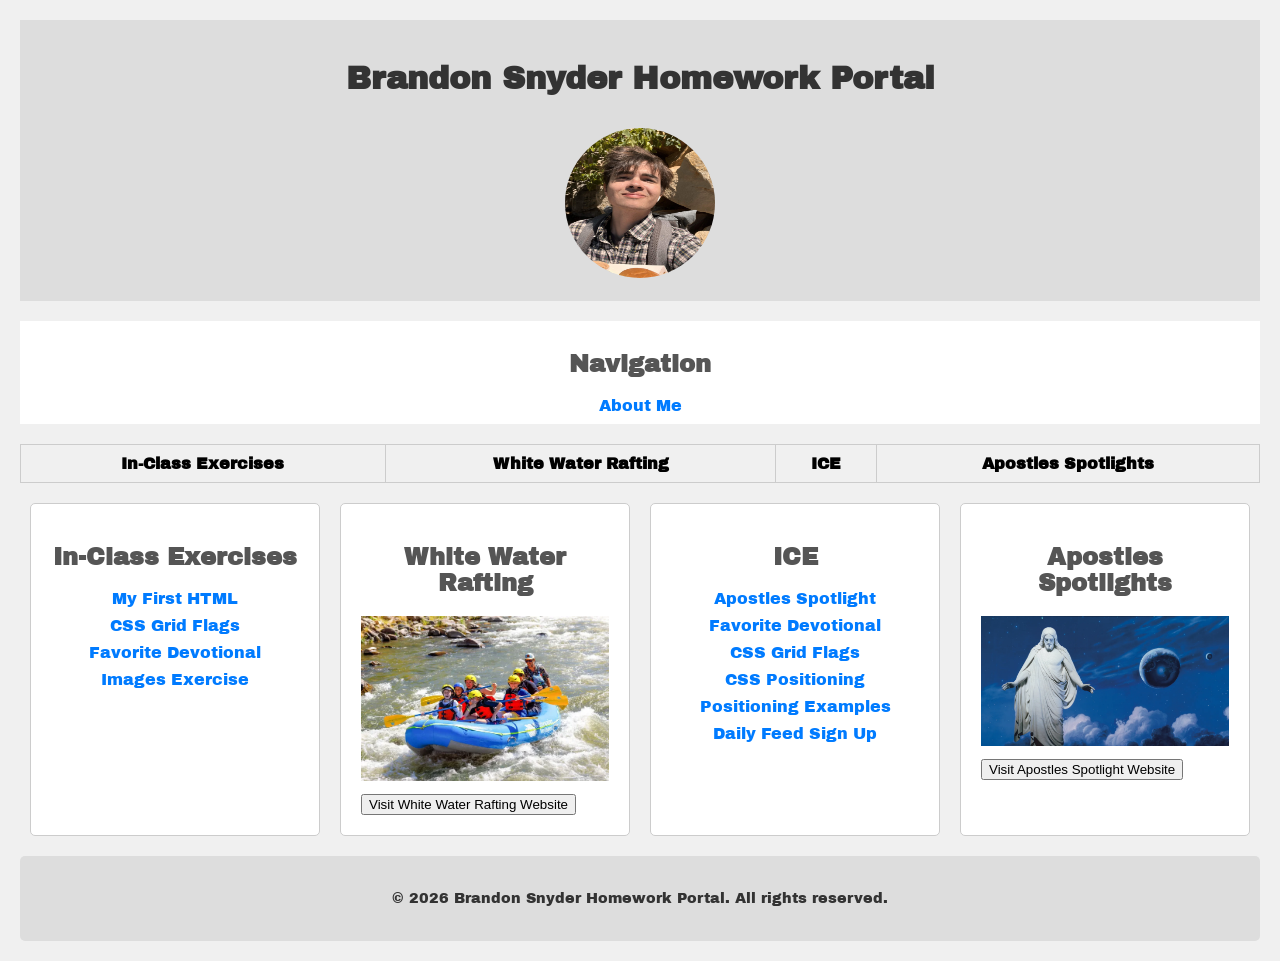
<file: index.html>
<!DOCTYPE html>
<html lang="en">

<head>
    <meta charset="UTF-8">
    <meta name="viewport" content="width=device-width, initial-scale=1.0">
    <title>Homework Portal</title>
    <link rel="stylesheet" href="style.css">
</head>

<body>
    <header class="top-rectangle">
        <h1>Brandon Snyder Homework Portal</h1>
        <img src="pfp.jpg" alt="Profile Picture" class="profile-picture">
    </header>

    <nav>
        <h2>Navigation</h2>
        <a href="aboutme.html">About Me</a>
    </nav>

    <main>
        <table>
            <thead>
                <tr>
                    <th>In-Class Exercises</th>
                    <th>White Water Rafting</th>
                    <th>ICE</th>
                    <th>Apostles Spotlights</th>
                </tr>
            </thead>
        </table>

        <div class="sections-container">
            <section class="section">
                <h2>In-Class Exercises</h2>
                <ul>
                    <li>
                        <a href="in-class-excercises/my-first-html.html">My First HTML</a>
                    </li>
                    <li>
                        <a href="Ice/grid_flags/flags.html">CSS Grid Flags</a>
                    </li>
                    <li>
                        <a href="Ice/favorite_devo/favdevo.html">Favorite Devotional</a>
                    </li>
                    <li>
                        <a href="../images/images.html">Images Exercise</a>
                    </li>
                </ul>
            </section>

            <section class="section">
                <h2>White Water Rafting</h2>
                <img src="rafting.png" alt="Rafting Adventure" class="section-image">
                <form action="../white-water-rafting/Main.html">
                    <button type="submit">Visit White Water Rafting Website</button>
                </form>
            </section>

            <section class="section">
                <h2>ICE</h2>
                <ul>
                    <li>
                        <a href="Ice/apostle_spotlight/apostles.html">Apostles Spotlight</a>
                    </li>
                    <li>
                        <a href="Ice/favorite_devo/favdevo.html">Favorite Devotional</a>
                    </li>
                    <li>
                        <a href="Ice/grid_flags/flags.html">CSS Grid Flags</a>
                    </li>
                    <li>
                        <a href="Ice/positioning/positioning.html">CSS Positioning</a>
                    </li>
                    <li>
                        <a href="Ice/positioning/all_examples.html">Positioning Examples</a>
                    </li>
                    <li>
                        <a href="Ice/signup/signup.html">Daily Feed Sign Up</a>
                    </li>
                </ul>
            </section>

            <section class="section">
                <h2>Apostles Spotlights</h2>
                <img src="apostles.webp" alt="Apostles Spotlight" class="section-image">
                <form action="Ice/apostle_spotlight/apostles.html">
                    <button type="submit">Visit Apostles Spotlight Website</button>
                </form>
            </section>
        </div>
    </main>

    <footer>
        <p>&copy; 2026 Brandon Snyder Homework Portal. All rights reserved.</p>
    </footer>
</body>

</html>
</file>
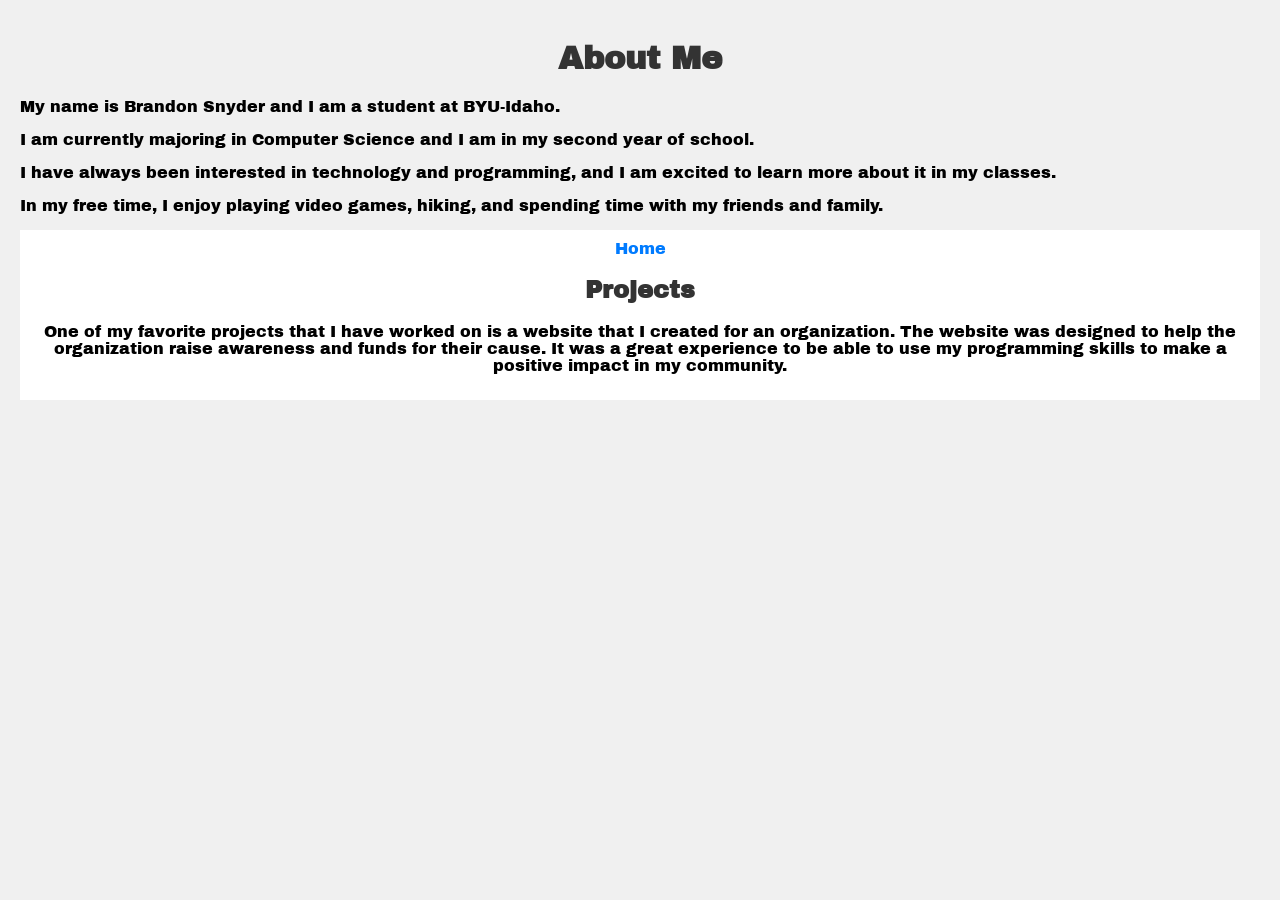
<file: aboutme.html>
<!DOCTYPE html>
<html lang="en">
<head>
    <meta charset="UTF-8">
    <meta name="viewport" content="width=device-width, initial-scale=1.0">
    <title>About Me</title>
    <link rel="stylesheet" href="style.css">
</head>
<h1>About Me</h1>
    <p>My name is Brandon Snyder and I am a student at BYU-Idaho.</p>
    <p>I am currently majoring in Computer Science and I am in my second year of school.</p>
    <p>I have always been interested in technology and programming, and I am excited to learn more about it in my classes.</p>
    <p>In my free time, I enjoy playing video games, hiking, and spending time with my friends and family.</p>
<body>
    <nav>
        <a href="index.html">Home</a>
   <h1>Projects</h1>
    <p>One of my favorite projects that I have worked on is a website that I created for an organization. The website was designed to help the organization raise awareness and funds for their cause. It was a great experience to be able to use my programming skills to make a positive impact in my community.</p> 
</body>
</html>
</file>
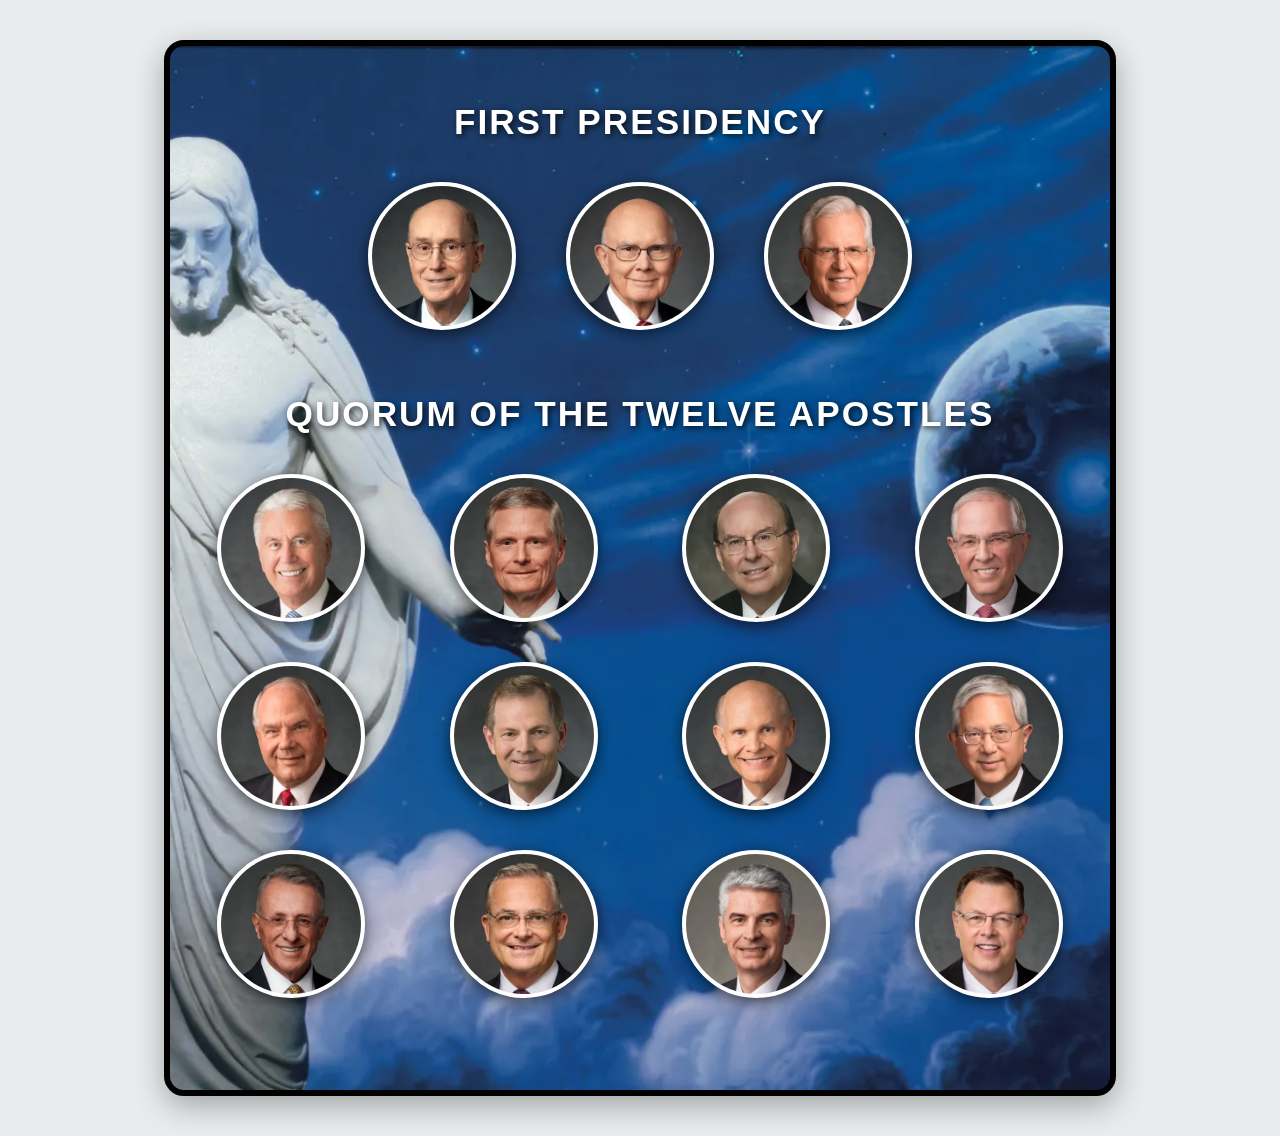
<file: Ice/apostle_spotlight/apostles.html>
<!DOCTYPE html>
<html lang="en">

<head>
    <meta charset="UTF-8">
    <meta name="viewport" content="width=device-width, initial-scale=1.0">
    <title>Apostles Spotlights</title>
    <style>
        body {
            font-family: Arial, sans-serif;
            background-color: #E8ECED;
            margin: 0;
            padding: 40px 20px;
            text-align: center;
        }

        main {
            max-width: 900px;
            margin: 0 auto;
            background-image: url('images/christus.webp');
            background-size: cover;
            background-position: center;
            background-color: #1a2530;
            /* Fallback for the dark starry space */
            border: 6px solid #000000;
            border-radius: 20px;
            padding: 40px 20px 60px;
            box-shadow: 0 10px 30px rgba(0, 0, 0, 0.3);
            color: #FFFFFF;
        }

        h1 {
            font-size: 2.2rem;
            font-weight: bold;
            margin-top: 1rem;
            margin-bottom: 2.5rem;
            color: #FFFFFF;
            text-transform: uppercase;
            letter-spacing: 2px;
            text-shadow: 2px 2px 6px rgba(0, 0, 0, 0.8);
        }

        .fp-grid {
            display: flex;
            justify-content: center;
            gap: 50px;
            margin-bottom: 4rem;
        }

        .q12-grid {
            display: grid;
            grid-template-columns: repeat(4, 1fr);
            gap: 40px 30px;
            margin-bottom: 2rem;
            justify-items: center;
        }

        .card {
            display: block;
            text-decoration: none;
            transition: transform 0.3s ease;
            border-radius: 50%;
        }

        .card:hover {
            transform: scale(1.05);
        }

        .card img {
            display: block;
            width: 140px;
            height: 140px;
            object-fit: cover;
            object-position: center top;
            border-radius: 50%;
            border: 4px solid #FFFFFF;
            box-shadow: 0 4px 15px rgba(0, 0, 0, 0.6);
            background-color: #ffffff;
        }
    </style>
</head>

<body>
    <main>
        <h1>First Presidency</h1>
        <div class="fp-grid">
            <a class="card" href="images/eyring.webp" target="_blank">
                <img src="images/eyring.webp" alt="Elder Eyring">
            </a>
            <a class="card" href="images/oaks.webp" target="_blank">
                <img src="images/oaks.webp" alt="Elder Oaks">
            </a>
            <a class="card" href="images/christofferson.webp" target="_blank">
                <img src="images/christofferson.webp" alt="Elder Christofferson">
            </a>
        </div>
        <!--q12 grid-->
        <h1>Quorum of the Twelve Apostles</h1>
        <div class="q12-grid">
            <a class="card" href="images/uchtdorf.webp" target="_blank"><img src="images/uchtdorf.webp"
                    alt="Elder Uchtdorf"></a>
            <a class="card" href="images/bednar.webp" target="_blank"><img src="images/bednar.webp"
                    alt="Elder Bednar"></a>
            <a class="card" href="images/cook.webp" target="_blank"><img src="images/cook.webp" alt="Elder Cook"></a>
            <a class="card" href="images/anderson.webp" target="_blank"><img src="images/anderson.webp"
                    alt="Elder Anderson"></a>

            <a class="card" href="images/rasband.webp" target="_blank"><img src="images/rasband.webp"
                    alt="Elder Rasband"></a>
            <a class="card" href="images/stevenson.webp" target="_blank"><img src="images/stevenson.webp"
                    alt="Elder Stevenson"></a>
            <a class="card" href="images/renlund.webp" target="_blank"><img src="images/renlund.webp"
                    alt="Elder Renlund"></a>
            <a class="card" href="images/gong.webp" target="_blank"><img src="images/gong.webp" alt="Elder Gong"></a>

            <a class="card" href="images/soares.webp" target="_blank"><img src="images/soares.webp"
                    alt="Elder Soares"></a>
            <a class="card" href="images/kearon.webp" target="_blank"><img src="images/kearon.webp"
                    alt="Elder Kearon"></a>
            <a class="card" href="images/causse.webp" target="_blank"><img src="images/causse.webp"
                    alt="Elder Causse"></a>
            <a class="card" href="images/gilbert.webp" target="_blank"><img src="images/gilbert.webp"
                    alt="Elder Gilbert"></a>
        </div>
    </main>
</body>

</html>
</file>
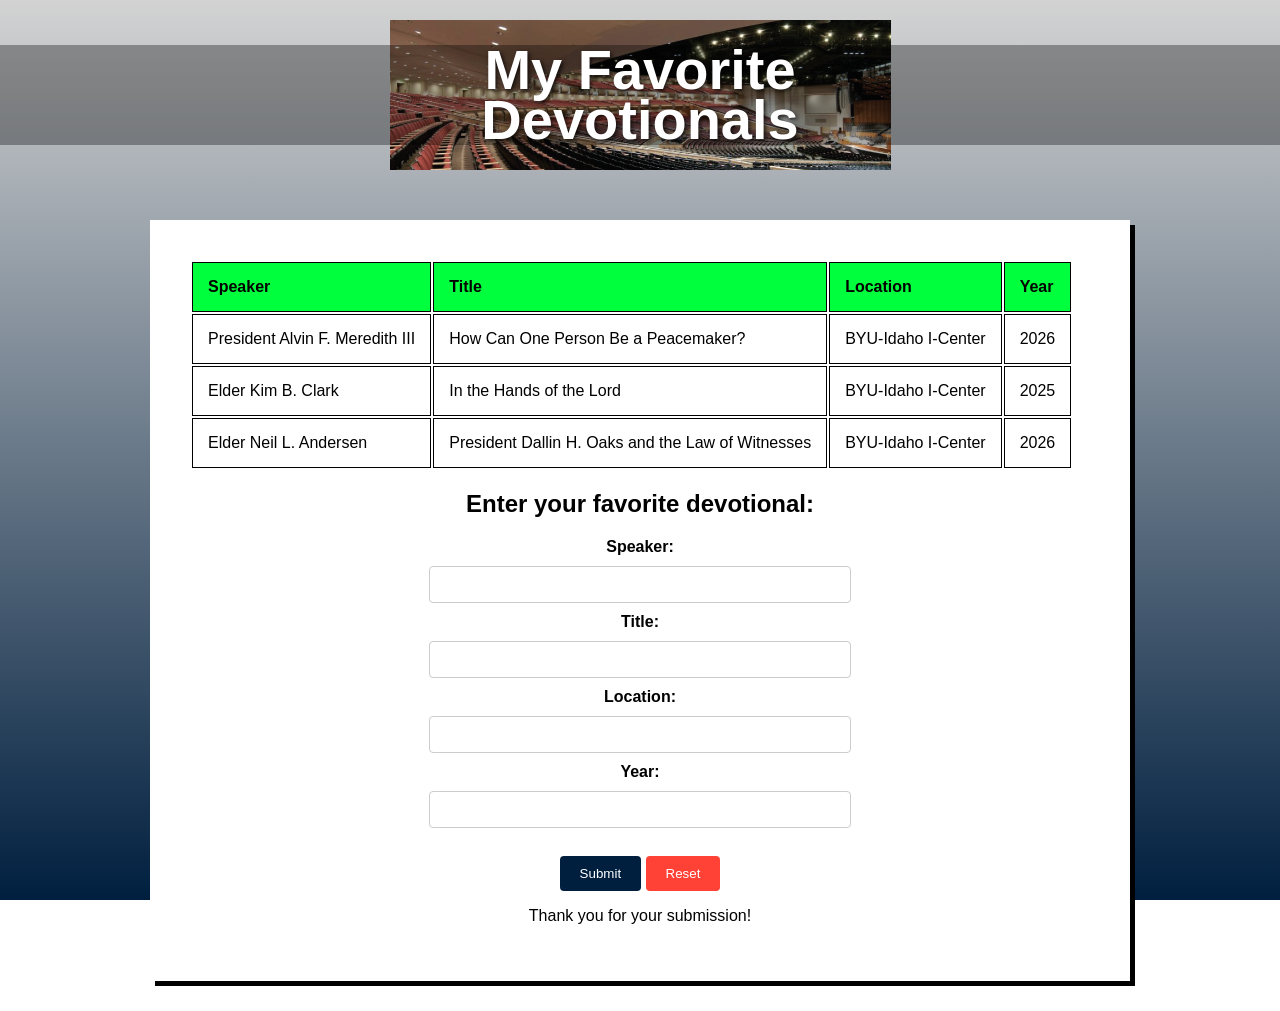
<file: Ice/favorite_devo/favdevo.html>
<!DOCTYPE html>
<html lang="en">
<head>
  <meta charset="UTF-8" />
  <meta name="viewport" content="width=device-width, initial-scale=1.0"/>
  <title>My Favorite Devotionals</title>
  <link rel="stylesheet" href="styles/styles.css" />
</head>
<body>
  <div class="container">
    <header class="header">
      <div class="header-image">
        <h1>My Favorite<br>Devotionals</h1>
      </div>
    </header>
    <main>
      <div class="content-box">
        <!-- Add your devotional content here -->
         <table>
        <tr>
          <th>Speaker</th>
          <th>Title</th>
          <th>Location</th>
          <th>Year</th>
        </tr>
        <tr>
          <td>President Alvin F. Meredith III</td>
          <td>How Can One Person Be a Peacemaker?</td>
          <td>BYU-Idaho I-Center</td>
          <td>2026</td>
        </tr>
        <tr>
          <td>Elder Kim B. Clark</td>
          <td>In the Hands of the Lord</td>
          <td>BYU-Idaho I-Center</td>
          <td>2025</td>
        </tr>
        <tr>
          <td>Elder Neil L. Andersen</td>
          <td>President Dallin H. Oaks and the Law of Witnesses</td>
          <td>BYU-Idaho I-Center</td>
          <td>2026</td>
        </tr>
      </table>

      <h2> Enter your favorite devotional:</h2>

      <form>
        <label for="speaker">Speaker:</label><br>
        <input type="text" id="speaker" name="speaker"><br>
        <label for="title">Title:</label><br>
        <input type="text" id="title" name="title"><br>
        <label for="location">Location:</label><br>
        <input type="text" id="location" name="location"><br>
        <label for="year">Year:</label><br>
        <input type="text" id="year" name="year"><br><br>
        <input type="submit" value="Submit">
        <input type="reset" value="Reset">
      </form>

      <p>Thank you for your submission!</p>

      </div>
    </main>
  </div>
</body>
</html>
</file>
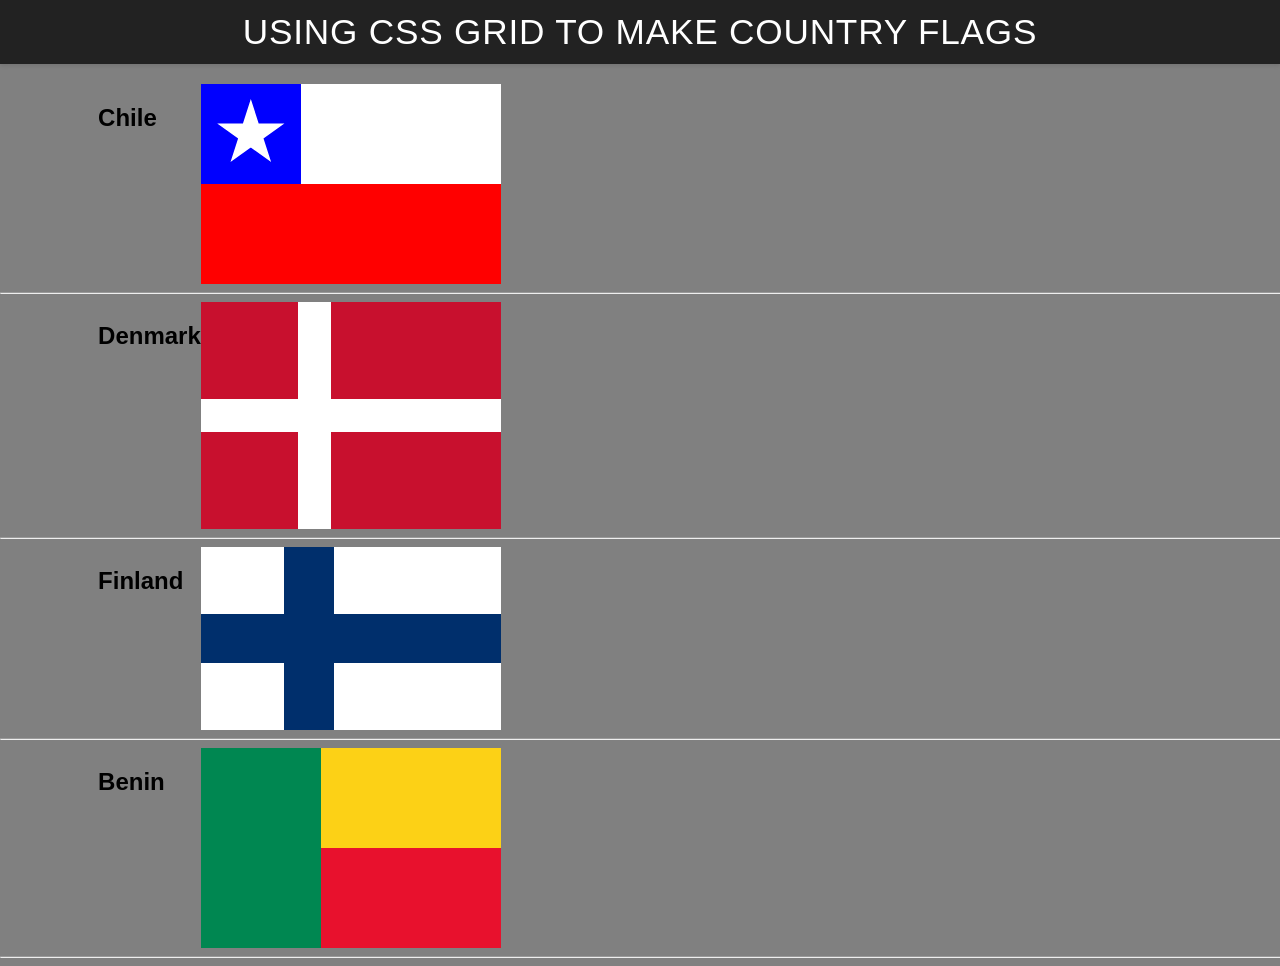
<file: Ice/grid_flags/flags.html>
<!DOCTYPE html>
<html lang="en">

<head>
    <meta charset="UTF-8">
    <meta name="viewport" content="width=device-width, initial-scale=1.0">
    <title>Flag</title>
    <style>
        body {
            margin: 0;
            font-family: 'Helvetica Neue', sans-serif;
            background-color: gray;
        }

        header {
            background-color: #222;
            color: #fff;
            padding: 0.75rem 1.5rem;
            display: flex;
            align-items: center;
            justify-content: center;
            font-size: 1.1rem;
            letter-spacing: 0.05rem;
            text-transform: uppercase;
            box-shadow: 0 2px 4px rgba(0, 0, 0, 0.1);
        }

        header h1 {
            margin: 0;
            font-weight: 400;
        }

        main {
            display: grid;
            grid-template-columns: .1fr .1fr 1fr .1fr;
            margin-top: 20px;
        }

        hr {
            width: 100%;
            grid-column: 1 / 5;
        }

        h2 {
            grid-column: 2/3;
        }

        #blue {
            background: blue;
            grid-column: 1 / 2;
            display: grid;
            align-items: center;
            justify-items: center;
        }

        #white {
            background: white;
            grid-column: 2 / 4;
        }

        #red {
            background: red;
            grid-column: 1 / 4;
        }

        #chile {
            display: grid;
            grid-template-columns: 1fr 1fr 1fr;
            grid-template-rows: 1fr 1fr;
            height: 200px;
            width: 300px;
        }

        .star {
            width: 70px;
            aspect-ratio: 1;
            background: white;
            clip-path: polygon(50% 0, 79% 90%, 2% 35%, 98% 35%, 21% 90%);
        }

        #denmark {
            display: grid;
            grid-template-columns: 12fr 4fr 21fr;
            grid-template-rows: 12fr 4fr 12fr;
            width: 300px;
            height: 227px;
            background-color: white;
        }

        #dred1,
        #dred2,
        #dred3,
        #dred4 {
            background-color: #c8102e;
        }

        #dred1 {
            grid-column: 1;
            grid-row: 1;
        }

        #dred2 {
            grid-column: 3;
            grid-row: 1;
        }

        #dred3 {
            grid-column: 1;
            grid-row: 3;
        }

        #dred4 {
            grid-column: 3;
            grid-row: 3;
        }

        #finland {
            display: grid;
            grid-template-columns: 5fr 3fr 10fr;
            grid-template-rows: 4fr 3fr 4fr;
            width: 300px;
            height: 183px;
            background-color: #002f6c;
        }

        #fwhite1,
        #fwhite2,
        #fwhite3,
        #fwhite4 {
            background-color: white;
        }

        #fwhite1 {
            grid-column: 1;
            grid-row: 1;
        }

        #fwhite2 {
            grid-column: 3;
            grid-row: 1;
        }

        #fwhite3 {
            grid-column: 1;
            grid-row: 3;
        }

        #fwhite4 {
            grid-column: 3;
            grid-row: 3;
        }

        #benin {
            display: grid;
            grid-template-columns: 2fr 3fr;
            grid-template-rows: 1fr 1fr;
            width: 300px;
            height: 200px;
        }

        #bgreen {
            background-color: #008751;
            grid-column: 1;
            grid-row: 1 / 3;
        }

        #byellow {
            background-color: #fcd116;
            grid-column: 2;
            grid-row: 1;
        }

        #bred {
            background-color: #e8112d;
            grid-column: 2;
            grid-row: 2;
        }
    </style>
</head>

<body>
    <header>
        <h1>Using CSS Grid to make Country Flags</h1>
    </header>
    <main>
        <h2>Chile</h2>
        <div id="chile">
            <div id="blue">
                <div class="star"></div>
            </div>
            <div id="white"></div>
            <div id="red"></div>
        </div>
        <hr>

        <h2>Denmark</h2>
        <div id="denmark">
            <div id="dred1"></div>
            <div id="dred2"></div>
            <div id="dred3"></div>
            <div id="dred4"></div>
        </div>
        <hr>

        <h2>Finland</h2>
        <div id="finland">
            <div id="fwhite1"></div>
            <div id="fwhite2"></div>
            <div id="fwhite3"></div>
            <div id="fwhite4"></div>
        </div>
        <hr>

        <h2>Benin</h2>
        <div id="benin">
            <div id="bgreen"></div>
            <div id="byellow"></div>
            <div id="bred"></div>
        </div>
        <hr>
    </main>
</body>

</html>
</file>
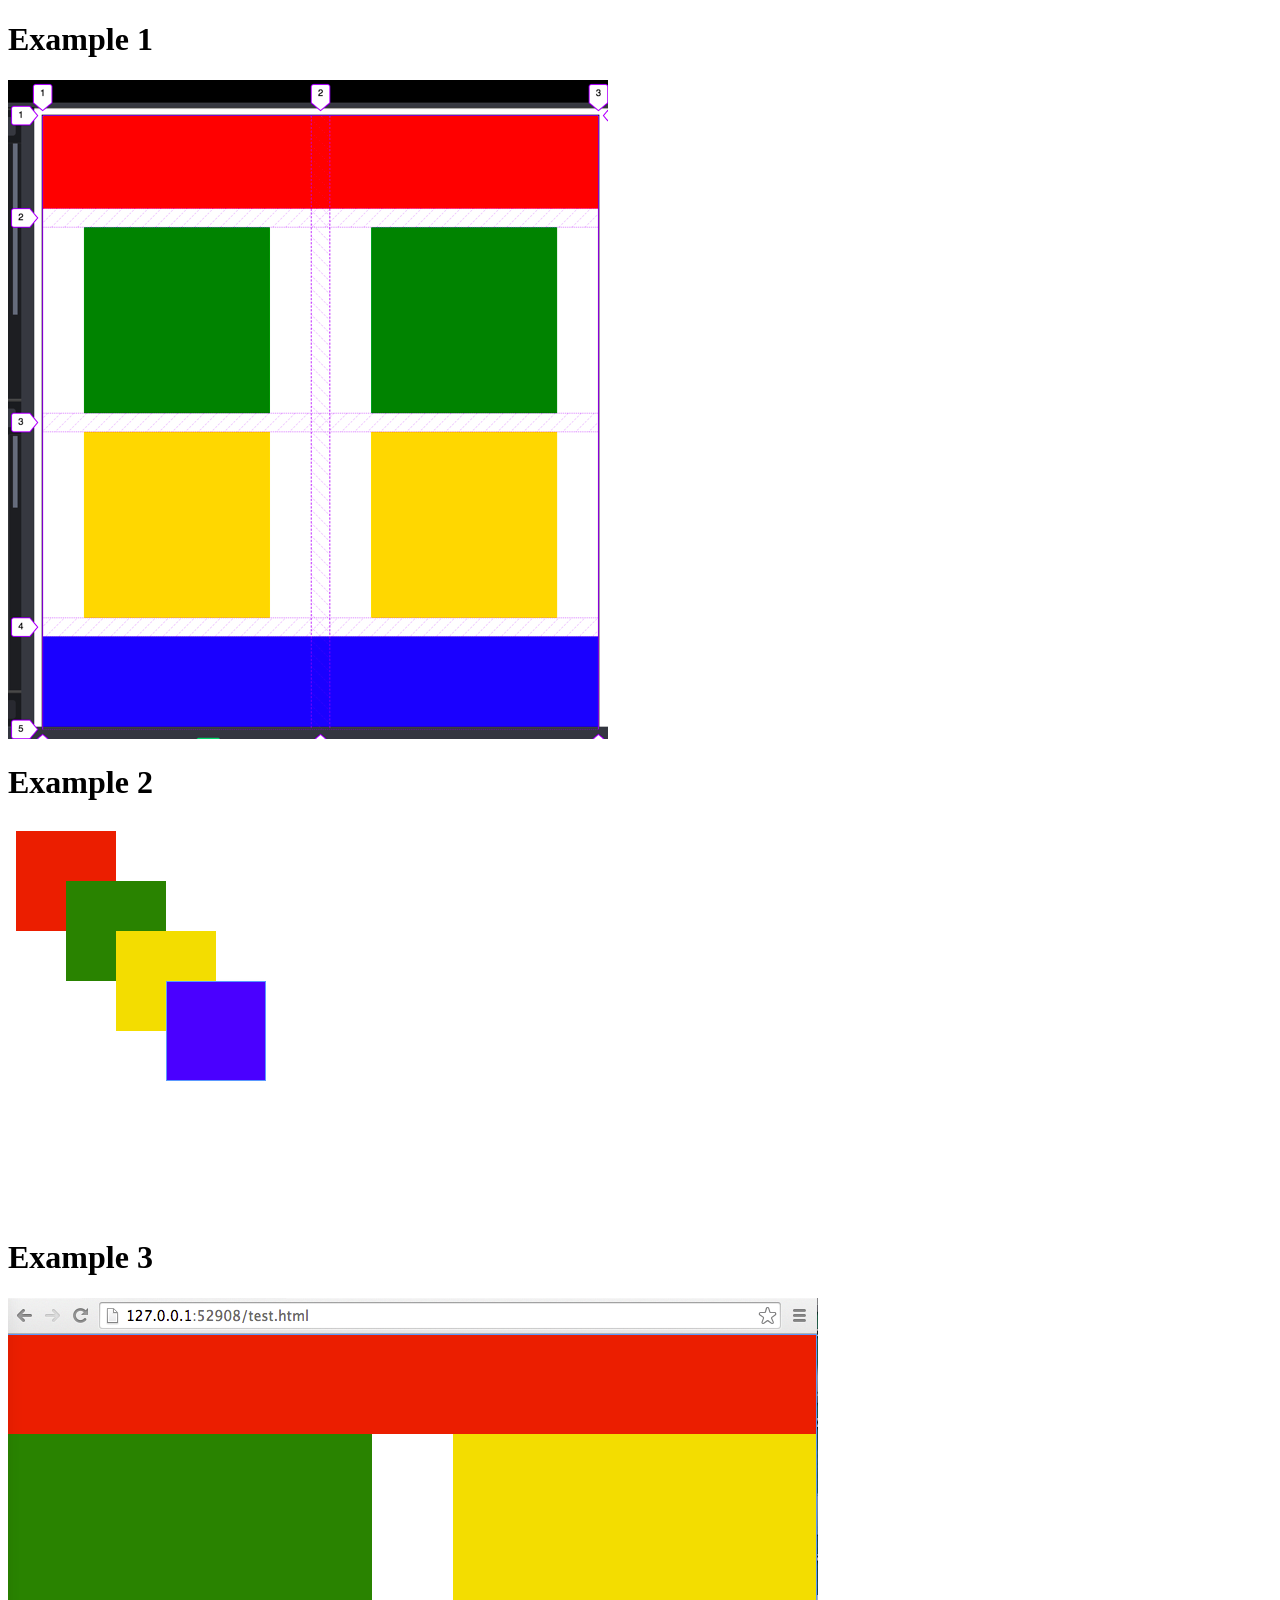
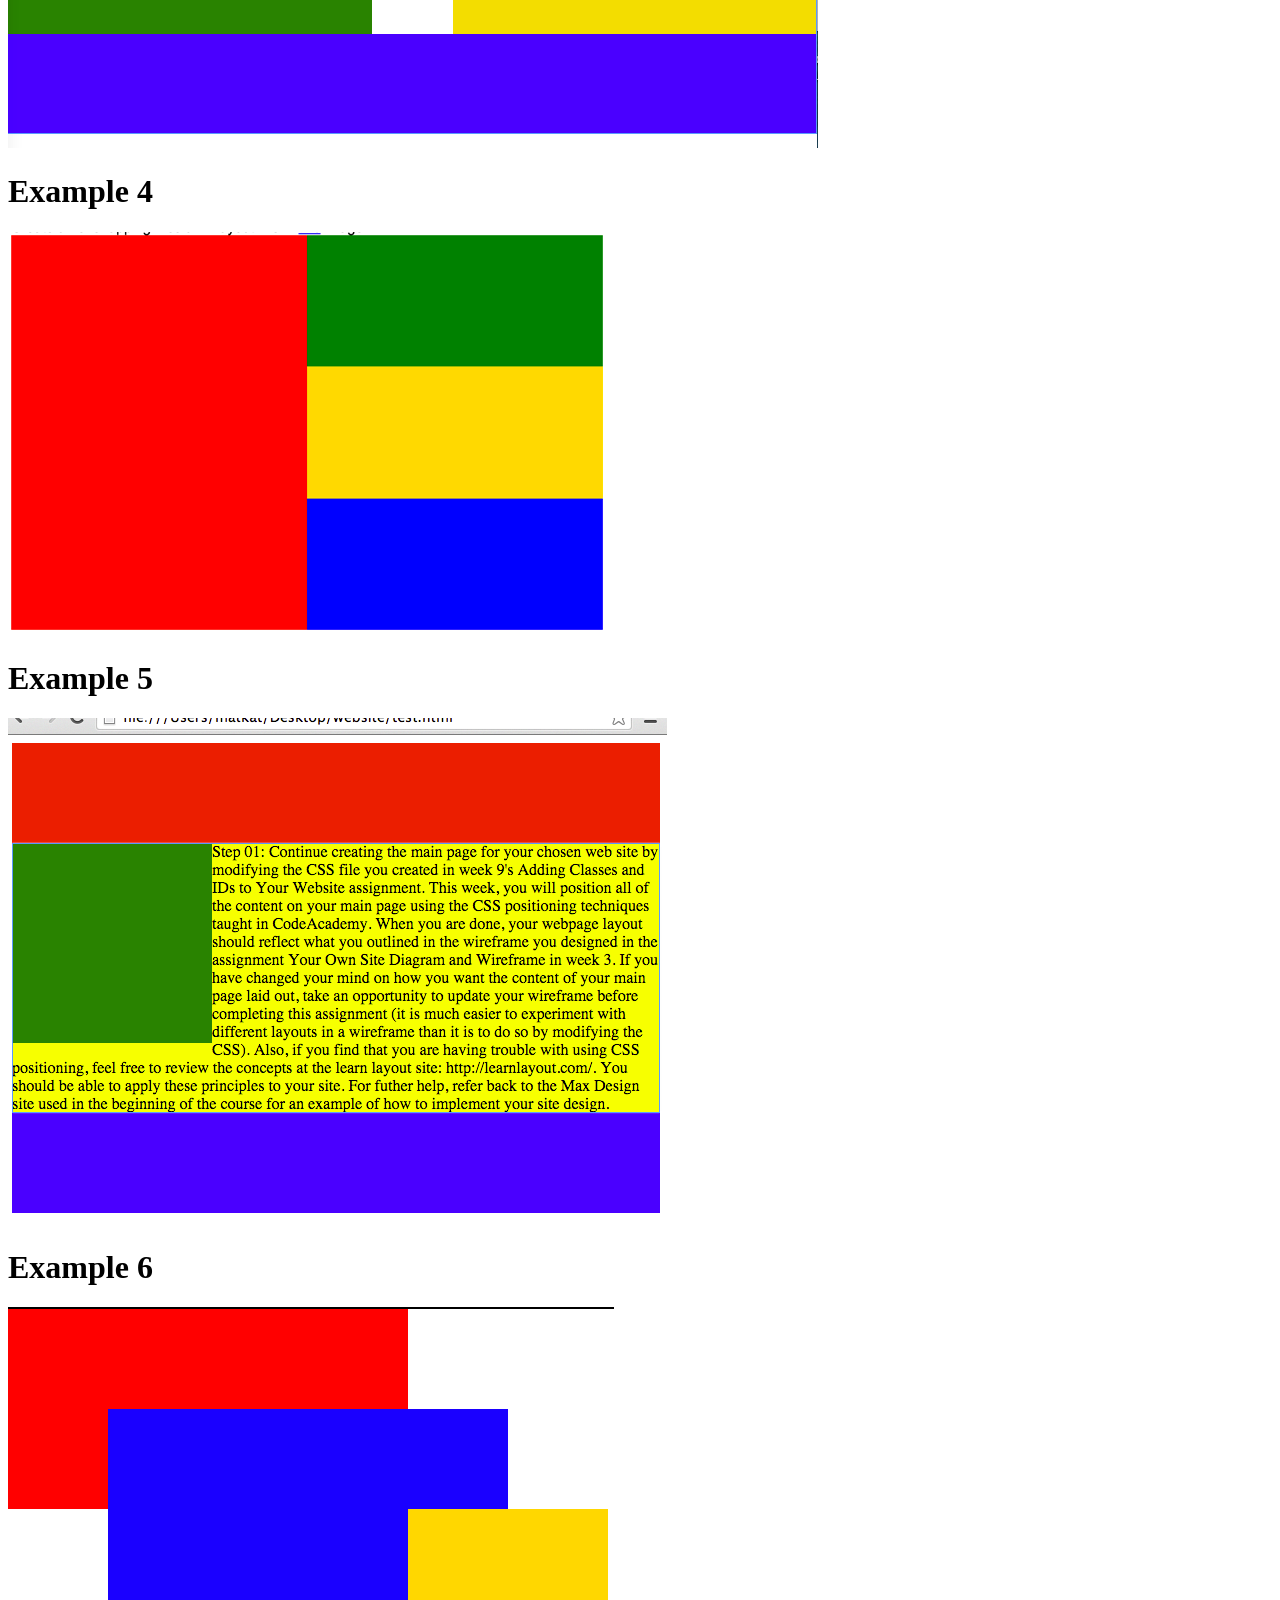
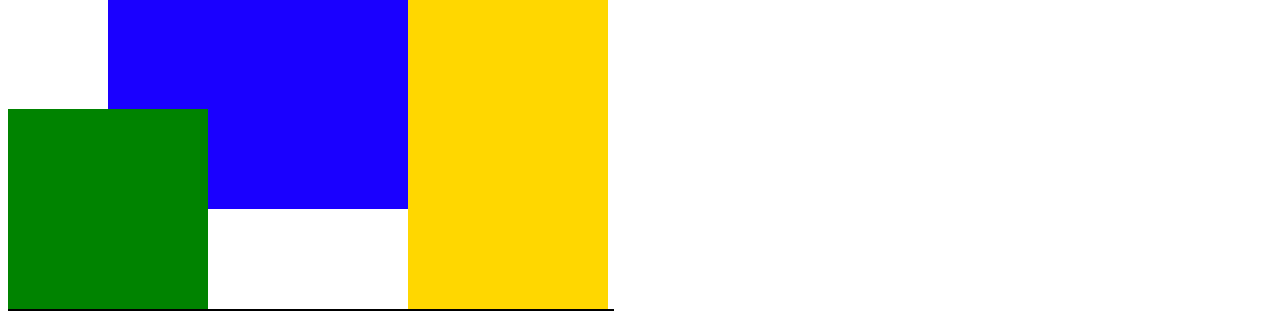
<file: Ice/positioning/all_examples.html>
<!DOCTYPE html>
<html>
<body style="background: white;">
  <h1>Example 1</h1>
  <img src="images/example1.png">
  <h1>Example 2</h1>
  <img src="images/example2.png">
  <h1>Example 3</h1>
  <img src="images/example3.png">
  <h1>Example 4</h1>
  <img src="images/example4.png">
  <h1>Example 5</h1>
  <img src="images/example5.png">
  <h1>Example 6</h1>
  <img src="images/example6.png">
</body>
</html>
</file>
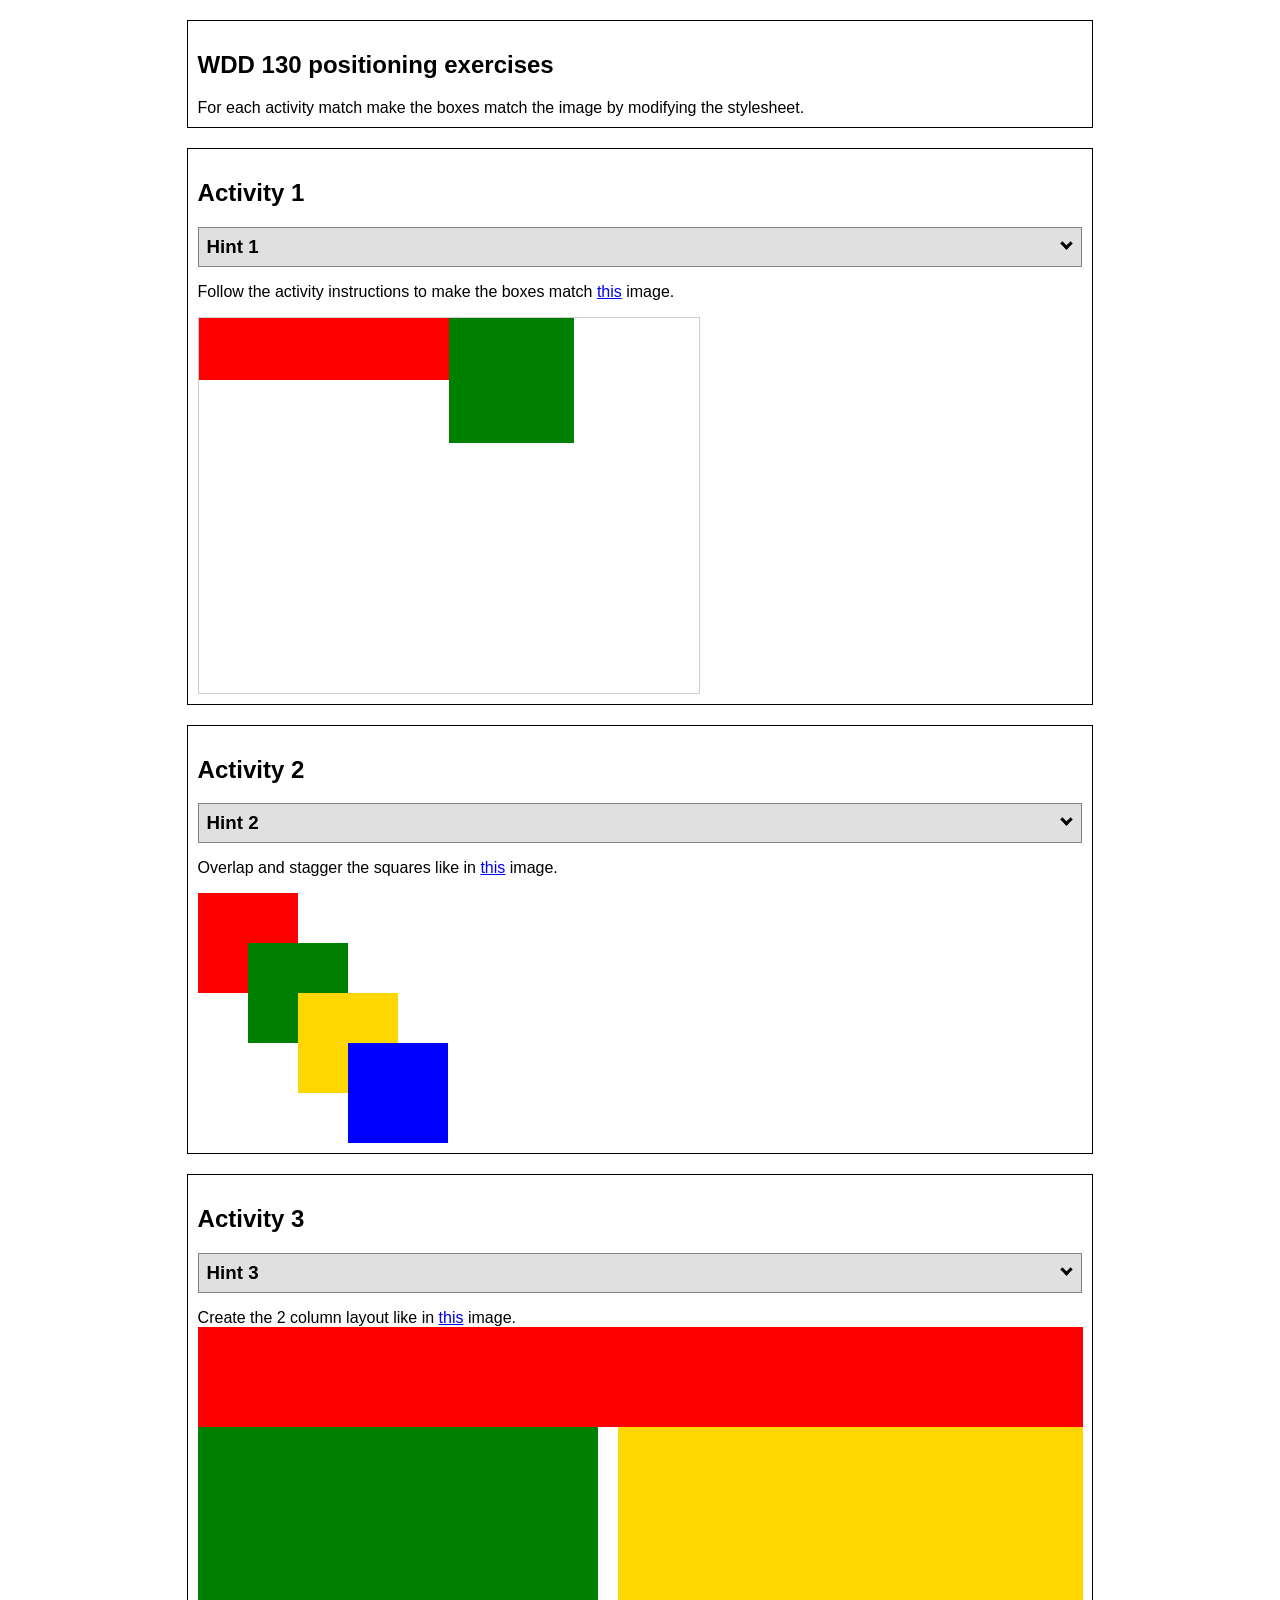
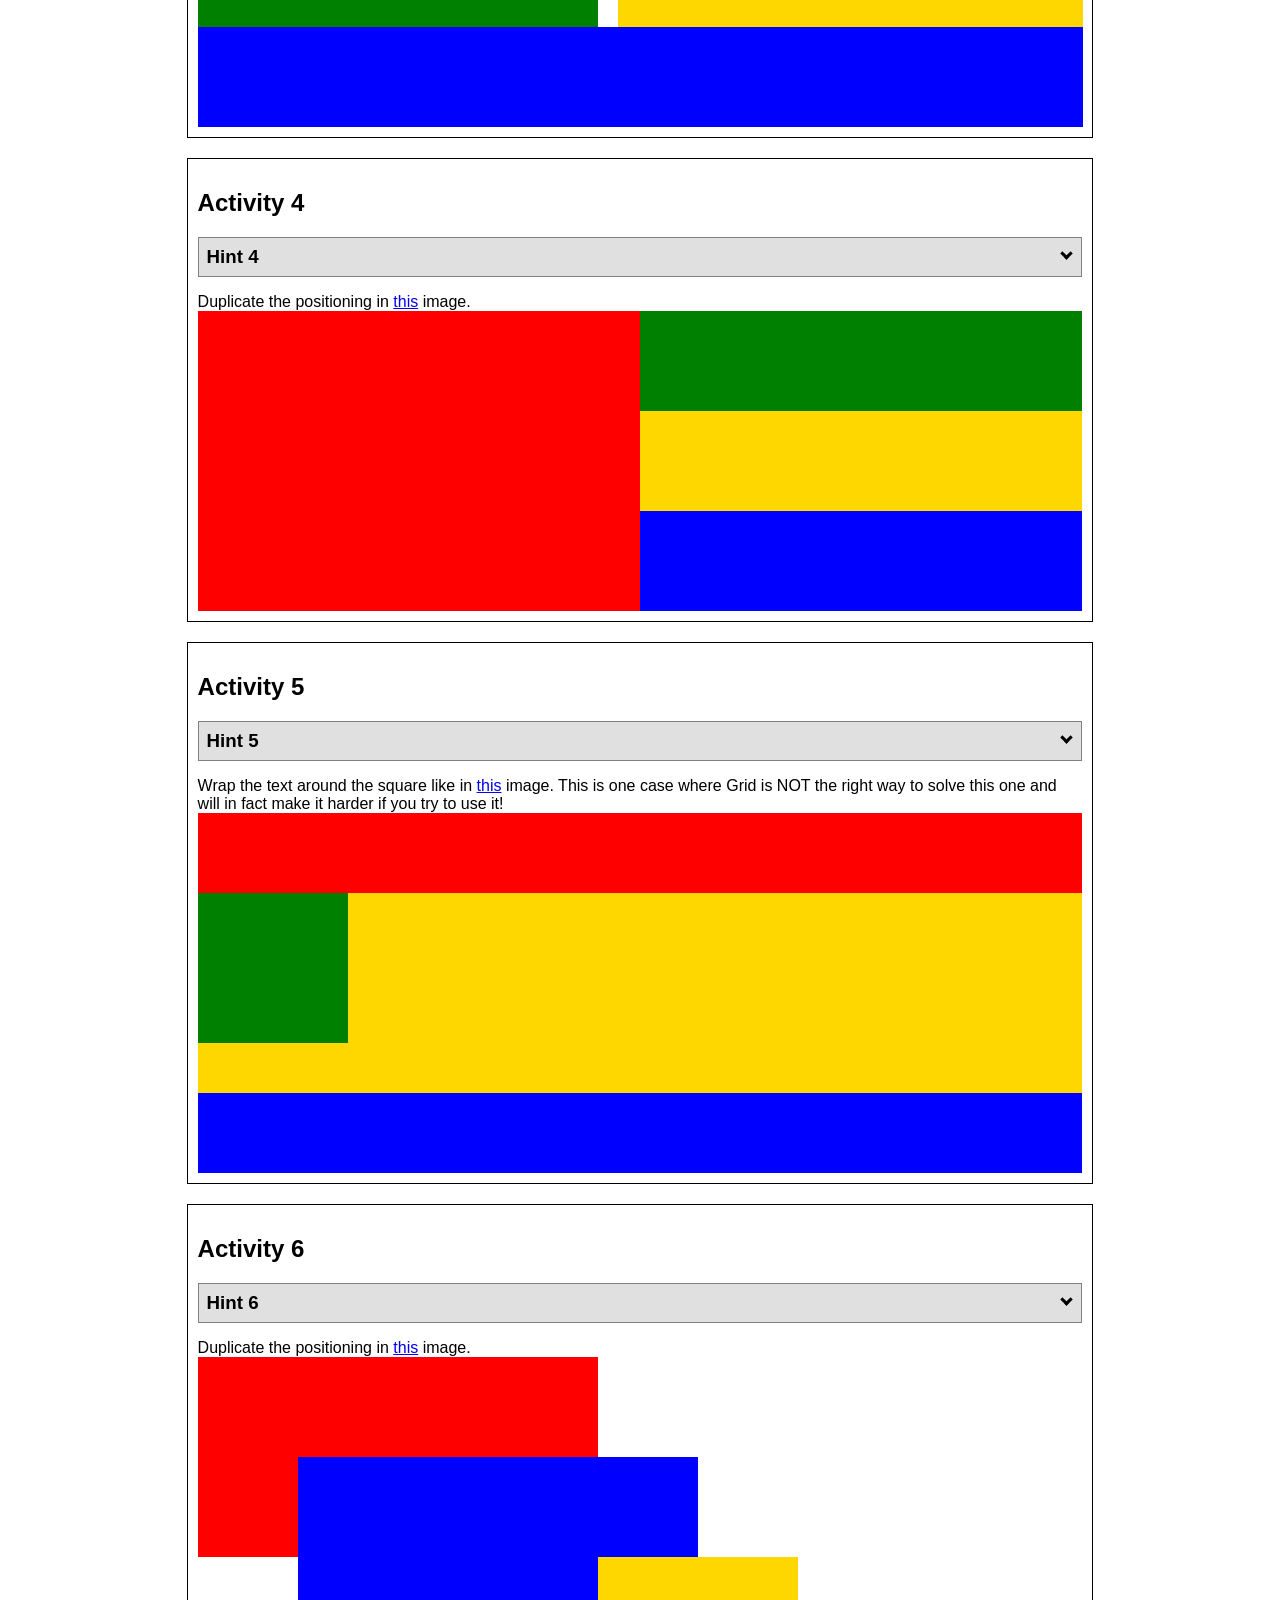
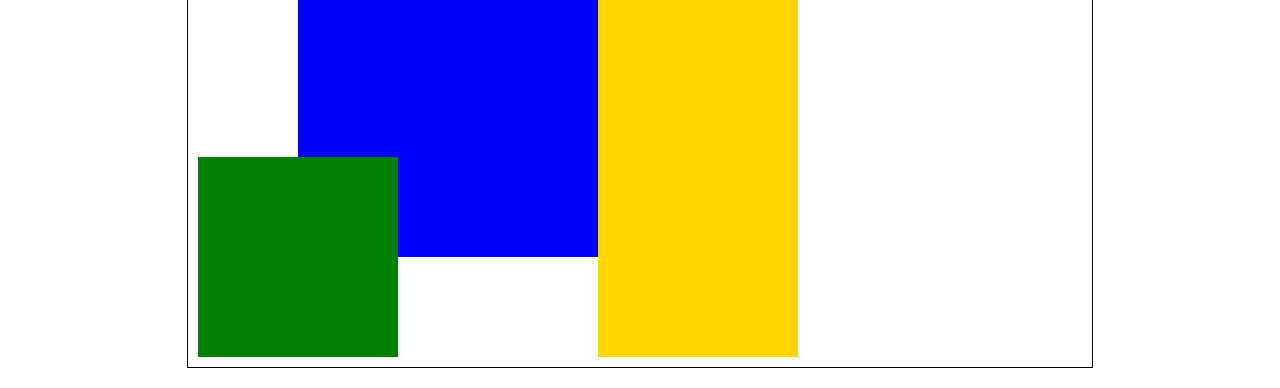
<file: Ice/positioning/positioning.html>
<!DOCTYPE html>
<html lang="en">
  <head>
    <!-- HTML - Name: positioning.html -->
    <title>Positioning Activity</title>
    <link rel="stylesheet" type="text/css" href="positionstyles.css" />
  </head>
  <body>
    <div class="activity">
      <h2>WDD 130 positioning exercises</h2>
      For each activity match make the boxes match the image by modifying the stylesheet.</div>
    <div class="activity">
      <h2>Activity 1</h2>
      <section class="hint"><input type="checkbox" ><i></i> <h3>Hint 1</h3><div><p>Use the activity instructions for the firt activity</a></p></div></section>
      <p>Follow the activity instructions to make the boxes match  <a href="images/example1.png" target="_blank">this</a> image.</p>
      <div class="content1" >
        <div class="red1" ></div>
        <div class="green1" ></div>
        <div class="green1" ></div>
        <div class="yellow1"></div>
        <div class="yellow1"></div>
        <div class="blue1"></div>
      </div>
    </div>
    <div class="activity">
      <h2>Activity 2</h2>
      <section class="hint"><input type="checkbox" > <h3>Hint 2</h3><i></i><div>
      <ul>
      <li>grid-template-columns: 50px 50px 50px 50px 50px </li></ul></div></section>
      <p>Overlap and stagger the squares like in <a href="images/example2.png" target="_blank">this</a> image.</p>
      <div class="content2" >
        <div class="red2" ></div>
        <div class="green2" ></div>
        <div class="yellow2"></div>
        <div class="blue2"></div>
      </div>
    </div>
    <div class="activity">
      <h2>Activity 3</h2>
      <section class="hint"><input type="checkbox" > <h3>Hint 3</h3><i></i><div><p>This one is going to be best solved with CSS Grid. Remember to make the boxes the right width first...then start moving them around. </p><h4>Properties used:</h4><ul><li>display:grid;</li><li>grid-template-columns:</li><li>grid-column-gap:</li>
        <li>grid-column:</li>  </ul></div></section>
      Create the 2 column layout like in <a href="images/example3.png" target="_blank">this</a>  image.
      <div class="content3" >
        <div class="red3" ></div>
        <div class="green3" ></div>
        <div class="yellow3"></div>
        <div class="blue3"></div>
      </div>
    </div>
    <div class="activity">
      <h2>Activity 4</h2>
      <section class="hint"><input type="checkbox" > <h3>Hint 4</h3><i></i><div><p>For the others we have been primarily concerned with width. For this one you will need to adjust height as well. </p><h4>Properties used:</h4><ul><li>display:grid;</li><li>grid-template-columns:</li><li>grid-row:</li></ul></div></section>
      Duplicate the positioning in <a href="images/example4.png" target="_blank">this</a> image. 
      <div class="content4" >
        <div class="red4" ></div>
        <div class="green4" ></div>
        <div class="yellow4"></div>
        <div class="blue4"></div>
      </div>
    </div>

    <div class="activity">
      <h2>Activity 5</h2>
      <section class="hint"><input type="checkbox" > <h3>Hint 5</h3><i></i><div><p>Grid is <strong>not</strong> the right way to do this.  In fact there is only one way to really do that...and that is with float. Remember that we float the thing we want the text to wrap around.  Also remember to start by making all the shapes the right size and shape.</p><h4>Properties used:</h4><ul><li>float: left;</li></ul></div></section>
      Wrap the text around the square like in <a href="images/example5.png" target="_blank">this</a> image. This is one case where Grid is NOT the right way to solve this one and will in fact make it harder if you try to use it!
      <div class="content5" >
        <div class="red5" ></div>
        <div class="green5" ></div>
        <div class="yellow5"></div>
        <div class="blue5"></div>
      </div>
    </div>
    <div class="activity">
      <h2>Activity 6</h2>
      <section class="hint"><input type="checkbox" > <h3>Hint 6</h3><i></i><div><p>This one is all about visualizing the grid behind the layout. If you are having a hard time doing that first: all the sizes are even multiples of 100, and second here is another example with the lines drawn: <a href="images/example6-hint.png" target="_blank">example 6 with lines</a>. For this one you will find it easiest if you use px for the column width. You can also use <kbd>z-index</kbd> to control the element layering.    </p><h4>Properties used:</h4><ul><li>display:grid;</li><li>grid-template-columns:</li><li>grid-column:</li><li>grid-row:</li><li><a href="https://www.w3schools.com/cssref/pr_pos_z-index.asp" target="_blank">z-index:</a></li></ul></div></section>
      Duplicate the positioning in <a href="images/example6.png" target="_blank">this</a> image.
      <div class="content6" >
        <div class="red6" ></div>
        <div class="green6" ></div>
        <div class="yellow6"></div>
        <div class="blue6"></div>
      </div>
    </div>
  </body>
</html>
</file>
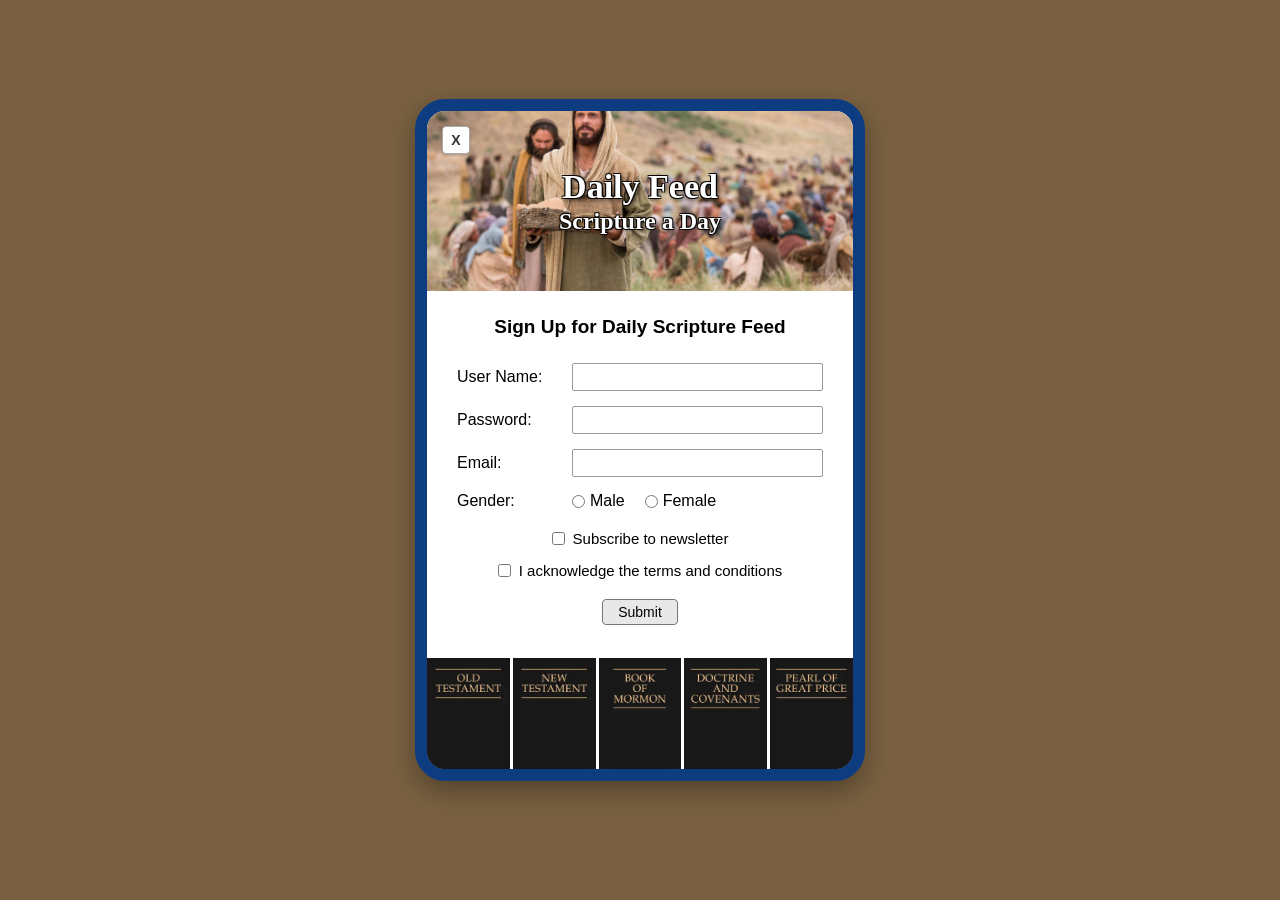
<file: Ice/signup/signup.html>
<!DOCTYPE html>
<html lang="en">

<head>
    <meta charset="UTF-8">
    <meta name="viewport" content="width=device-width, initial-scale=1.0">
    <title>Daily Feed Sign Up</title>

    <style>
        * {
            margin: 0;
            padding: 0;
            box-sizing: border-box;
        }

        body {
            background: rgb(120, 96, 64);
            display: flex;
            flex-direction: column;
            justify-content: center;
            align-items: center;
            min-height: 100vh;
            font-family: Arial, sans-serif;
            padding: 20px;
        }

        #formContainer {
            background-color: white;
            width: 100%;
            max-width: 450px;
            border: 12px solid #0d3d80;
            border-radius: 30px;
            overflow: hidden;
            box-shadow: 0 10px 25px rgba(0, 0, 0, 0.3);
            position: relative;
        }

        .banner {
            position: relative;
            background-image: url('images/jesus_feeds_5000.jpeg');
            background-size: cover;
            background-position: center;
            height: 180px;
            display: flex;
            align-items: center;
            justify-content: center;
            text-align: center;
        }

        #closeBtn {
            position: absolute;
            top: 15px;
            left: 15px;
            background-color: white;
            border: 1px solid #aaa;
            border-radius: 4px;
            width: 28px;
            height: 28px;
            display: flex;
            align-items: center;
            justify-content: center;
            font-family: Arial, sans-serif;
            font-weight: bold;
            font-size: 14px;
            cursor: pointer;
            color: #333;
            box-shadow: 0 1px 3px rgba(0,0,0,0.2);
        }

        #closeBtn:hover {
            background-color: #f0f0f0;
        }

        .banner-text {
            color: white;
            font-family: Georgia, serif;
            text-shadow: 2px 2px 4px rgba(0, 0, 0, 0.8), 
                         -1px -1px 0 rgba(0, 0, 0, 0.8), 
                         1px -1px 0 rgba(0, 0, 0, 0.8), 
                         -1px 1px 0 rgba(0, 0, 0, 0.8), 
                         1px 1px 0 rgba(0, 0, 0, 0.8);
        }

        .banner-text h1 {
            font-size: 34px;
            font-weight: bold;
            margin-bottom: 2px;
        }

        .banner-text h2 {
            font-size: 24px;
            font-weight: bold;
            margin: 0;
        }

        .form-content {
            padding: 25px 30px;
            background-color: white;
        }

        .form-content h3 {
            text-align: center;
            font-size: 19px;
            font-weight: bold;
            margin-bottom: 25px;
            color: #000;
        }

        .form-grid {
            display: grid;
            grid-template-columns: 100px 1fr;
            gap: 15px 15px;
            margin-bottom: 20px;
            align-items: center;
        }

        .form-grid label, .form-grid .grid-label {
            font-size: 16px;
            color: #000;
        }

        .form-grid input[type="text"],
        .form-grid input[type="password"],
        .form-grid input[type="email"] {
            width: 100%;
            padding: 4px 8px;
            border: 1px solid #999;
            border-radius: 2px;
            font-size: 16px;
        }

        .radio-group {
            display: flex;
            align-items: center;
            gap: 5px;
        }

        .radio-group label {
            margin-right: 15px;
            font-size: 16px;
            cursor: pointer;
        }

        .radio-group input[type="radio"] {
            cursor: pointer;
        }

        .checkbox-group {
            display: flex;
            justify-content: center;
            align-items: center;
            gap: 8px;
            margin-bottom: 15px;
            font-size: 15px;
            color: #000;
        }

        .checkbox-group input[type="checkbox"] {
            cursor: pointer;
        }

        .checkbox-group label {
            cursor: pointer;
        }

        .button-group {
            display: flex;
            justify-content: center;
            margin-top: 20px;
            margin-bottom: 5px;
        }

        button[type="submit"] {
            background-color: #e8e8e8;
            border: 1px solid #777;
            border-radius: 4px;
            padding: 4px 15px;
            font-size: 14px;
            cursor: pointer;
            color: #000;
        }

        button[type="submit"]:hover {
            background-color: #d8d8d8;
        }

        .footer {
            display: flex;
            background-color: #1a1a1a;
            border-top: 3px solid white;
            width: 100%;
        }

        .footer-item {
            flex: 1;
            border-right: 3px solid white;
            overflow: hidden;
        }

        .footer-item:last-child {
            border-right: none;
        }

        .footer-item img {
            width: 100%;
            height: auto;
            display: block;
        }

        #output {
            margin-top: 20px;
            color: white;
            max-width: 450px;
            width: 100%;
            text-align: center;
        }

        #output ul {
            list-style-type: none;
            padding: 0;
            display: inline-block;
            text-align: left;
        }

        #output li {
            margin-bottom: 5px;
        }
    </style>
</head>

<body>
    <div id="formContainer">
        <div class="banner">
            <button type="button" id="closeBtn">X</button>
            <div class="banner-text">
                <h1>Daily Feed</h1>
                <h2>Scripture a Day</h2>
            </div>
        </div>

        <form id="myForm" class="form-content">
            <h3>Sign Up for Daily Scripture Feed</h3>
            
            <div class="form-grid">
                <label for="username">User Name:</label>
                <input type="text" id="username" name="username" required>

                <label for="password">Password:</label>
                <input type="password" id="password" name="password" required>

                <label for="email">Email:</label>
                <input type="email" id="email" name="email" required>

                <span class="grid-label">Gender:</span>
                <div class="radio-group">
                    <input type="radio" id="male" name="gender" value="male" required>
                    <label for="male">Male</label>
                    <input type="radio" id="female" name="gender" value="female" required>
                    <label for="female">Female</label>
                </div>
            </div>

            <div class="checkbox-group">
                <input type="checkbox" id="newsletter" name="newsletter">
                <label for="newsletter">Subscribe to newsletter</label>
            </div>

            <div class="checkbox-group">
                <input type="checkbox" id="conditions" name="conditions" required>
                <label for="conditions">I acknowledge the terms and conditions</label>
            </div>

            <div class="button-group">
                <button type="submit">Submit</button>
            </div>
        </form>

        <div class="footer">
            <div class="footer-item"><img src="images/old_testament.webp" alt="Old Testament"></div>
            <div class="footer-item"><img src="images/new_testament.webp" alt="New Testament"></div>
            <div class="footer-item"><img src="images/book_of_mormon.webp" alt="Book of Mormon"></div>
            <div class="footer-item"><img src="images/doctrine_and_covenants.webp" alt="Doctrine and Covenants"></div>
            <div class="footer-item"><img src="images/pearl_of_great_price.webp" alt="Pearl of Great Price"></div>
        </div>
    </div>

    <div id="output"></div>

    <script>
        // Here is some Javascript to start looking forward to wdd131
        document.getElementById("closeBtn").addEventListener("click", function () {
            document.getElementById("formContainer").style.display = "none";
         });
        const form = document.getElementById('myForm');
        const output = document.getElementById('output');

        form.addEventListener('submit', function (event) {
            event.preventDefault(); // Stop form from actually submitting

            const formData = new FormData(form);
            const entries = [];

            for (const [key, value] of formData.entries()) {
                if (key == "password") {
                    entries.push(`<strong>${key}</strong>: ${value} (you should probably encrypt the password)`);
                } else {
                    entries.push(`<strong>${key}</strong>: ${value}`);
                }
            }

            output.innerHTML = `
            <br>  
            <h3>Here is the data that would be sent to the server:</h3>
            <ul>
                ${entries.map(item => `<li>${item}</li>`).join('')}
            </ul>
            `;
        });
    </script>
</body>

</html>
</file>
<file: style.css>
@import url('https://fonts.googleapis.com/css2?family=Archivo+Black&display=swap');

        body {
            font-family: 'Archivo Black', sans-serif;
            background-color: #f0f0f0;
            margin: 0;
            padding: 20px;
        }
        h1 {
            color: #333;
            text-align: center;
        }
        nav {
            background-color: #fff;
            padding: 10px 0;
            text-align: center;
            margin-bottom: 20px;
        }
        .top-rectangle {
            background-color: #ddd;
            padding: 20px;
            text-align: center;
            margin-bottom: 20px;
        }

        img.profile-picture {
            width: 150px;
            height: 150px;
            border-radius: 50%;
            margin-top: 10px;
        }

        table {
            width: 100%;
            border-collapse: collapse;
            margin-bottom: 20px;
        }
        th, td {
            border: 1px solid #ccc;
            padding: 10px;
            text-align: center;
        }

        img.section-image {
            width: 100%;
            height: auto;
            margin-bottom: 10px;
        }

        h2 {
            color: #555;
            text-align: center;
        }
        ul {
            list-style-type: none;
            padding: 0;
            text-align: center;
        }
        li {
            margin: 10px 0;
            display: flex;
            justify-content: space-around
        }
        .sections-container {
            display: flex;
            justify-content: space-around;
        }
        .section {
            flex: 1;
            padding: 20px;
            border: 1px solid #ccc;
            background-color: white;
            border-radius: 5px;
            margin: 0 10px;
        }
        a {
            text-decoration: none;
            color: #007BFF;
        }
        a:hover {
            text-decoration: underline;
        }
        footer {
            background-color: #ddd;
            color: #333;
            text-align: center;
            padding: 20px;
            margin-top: 20px;
            font-size: 0.9rem;
            border-radius: 5px;
        }
</file>
<file: Ice/favorite_devo/styles/styles.css>
body {
  margin: 0;
  height: 100%;
  font-family: Arial, sans-serif;
  background: linear-gradient(to bottom, #d3d3d3, #001f3f);
  background-repeat: no-repeat; /* Just in case */
  background-attachment: fixed;
}

.container {
  text-align: center;
}

.header {
  padding: 20px 0;
}

.header-image {
  background-image: url('../images/icenter.png'); /* Replace with your image */
  background-repeat: no-repeat;
  background-position: center;
  height: 150px;
  display: flex;
  flex-direction: column;
  justify-content: center;
  color: white;

}

.header-image h1 {
  margin: 0;
  line-height: 0.9;
    font-size: 3.5em;
  font-weight: bold;
  text-shadow: 2px 2px 4px rgba(0, 0, 0, 0.7);
  background: #00000055;
}

.content-box {
  background-color: white;
  margin: 30px auto;
  width: 90%;
  max-width: 900px;
  padding: 40px;
  box-shadow: 5px 5px 0px black;
  min-height: 400px;
}

.table {
  width: 100%;
  border-collapse: collapse;
  border-color: antiquewhite;
  color: #001f3f;
}

td, th {
  padding: 15px;
  text-align: left ;
  border: 1px solid black;
  font-family: 'Gill Sans', 'Gill Sans MT', Calibri, 'Trebuchet MS', sans-serif;
}

th {
  background-color: #00ff3c;
  font-family: 'Gill Sans', 'Gill Sans MT', Calibri, 'Trebuchet MS', sans-serif;
}

.form {
  display: flex;
  flex-direction: column;
  align-items: center;
  border: 1px solid #ccc;
}

input[type="text"], input[type="textarea"] {
  padding: 10px;
  margin: 10px 0;
  width: 100%;
  max-width: 400px;
  border: 1px solid #ccc;
  border-radius: 4px;
}

label {
  font-weight: bold;
  margin-top: 10px;
  font-family: 'Franklin Gothic Medium', 'Arial Narrow', Arial, sans-serif;
}

input[type="submit"] {
  background-color: #001f3f;
  color: white;
  padding: 10px 20px;
  border: none;
  border-radius: 4px;
  cursor: pointer;
  font-family: 'Gill Sans', 'Gill Sans MT', Calibri, 'Trebuchet MS', sans-serif;
}

input[type="reset"] {
  background-color: #ff4136;
  color: white;
  padding: 10px 20px;
  border: none;
  border-radius: 4px;
  cursor: pointer;
  font-family: 'Gill Sans', 'Gill Sans MT', Calibri, 'Trebuchet MS', sans-serif;
}

input[type="submit"]:hover {
  background-color: #001a35;
}

input[type="reset"]:hover {
  background-color: #e03b2e;
}
</file>
<file: Ice/positioning/positionstyles.css>
/* CSS - Name: "positionstyles.css" */
/* Activity 1 styles */
/* Container set to an 8x6 grid to match 4:3 aspect ratio */
.content1 {
  display: grid;
  grid-template-columns: repeat(8, 1fr);
  grid-template-rows: repeat(6, 1fr);
  width: 100%;
  max-width: 500px;
  aspect-ratio: 4 / 3;
  background-color: #ffffff;
  border: 1px solid #ccc;
  /* Optional: helps see the boundary */
}

/* Block Placements */
.red1 {
  grid-area: 1 / 1 / 2 / 5;
  background-color: #ff0000;
}

/* First Green Box (Top Right) - This is the 2nd element in your HTML */
.green1:nth-child(2) {
  grid-area: 1 / 5 / 3 / 7;
  background-color: #008000;
}

/* Second Green Box (Middle Left)
.green1:nth-child(3) {
  grid-area: 3 / 1 / 5 / 3;
  background-color: #008000;
}

/* First Yellow Box (Middle Right)
.yellow1:nth-child(4) {
  grid-area: 3 / 5 / 5 / 7;
  background-color: #ffd300;
}

/* Second Yellow Box (Bottom Left)
.yellow1:nth-child(5) {
  grid-area: 5 / 1 / 7 / 3;
  background-color: #ffd300;
}

.blue1 {
  grid-area: 5 / 5 / 6 / 9;
  background-color: #0000ff;
}

/* Activity 2 styles */
.content2 {
  display: grid;
  grid-template-columns: 50px 50px 50px 50px 50px;
  grid-template-rows: 50px 50px 50px 50px 50px;
}

.red2 {
  width: 100px;
  height: 100px;
  background-color: red;
  grid-column: 1 / 3;
  grid-row: 1 / 3;
}

.green2 {
  width: 100px;
  height: 100px;
  background-color: green;
  grid-column: 2 / 4;
  grid-row: 2 / 4;
}

.yellow2 {
  width: 100px;
  height: 100px;
  background-color: gold;
  grid-column: 3 / 5;
  grid-row: 3 / 5;
}

.blue2 {
  width: 100px;
  height: 100px;
  background-color: blue;
  grid-column: 4 / 6;
  grid-row: 4 / 6;
}

/* Activity 3 styles */
.content3 {
  display: grid;
  grid-template-columns: 1fr 1fr;
  grid-column-gap: 20px;
}

.red3 {
  height: 100px;
  background-color: red;
  grid-column: 1 / 3;
}

.green3 {
  height: 200px;
  width: 400px;
  background-color: green;
}

.yellow3 {
  height: 200px;
  width: 465px;
  background-color: gold;
}

.blue3 {
  height: 100px;
  background-color: blue;
  grid-column: 1 / 3;
}

/* Activity 4 styles */
.content4 {
  display: grid;
  grid-template-columns: 1fr 1fr;
}

.red4 {
  background-color: red;
  grid-row: 1 / 4;
}

.green4 {
  height: 100px;
  background-color: green;
}

.yellow4 {
  height: 100px;
  background-color: gold;
}

.blue4 {
  height: 100px;
  background-color: blue;
}

/* Activity 5 styles */
.content5 {}

.red5 {
  width: 100%;
  height: 80px;
  background-color: red;
}

.green5 {
  width: 150px;
  height: 150px;
  background-color: green;
  float: left;
}

.yellow5 {
  width: auto;
  height: 200px;
  background-color: gold;
}

.blue5 {
  width: 100%;
  height: 80px;
  background-color: blue;
  clear: both;
}

/* Activity 6 styles */
.content6 {
  display: grid;
  grid-template-columns: repeat(6, 100px);
  grid-template-rows: repeat(6, 100px);
  gap: 0;
}

.blue6 {
  background-color: blue;
  grid-column: 2 / 6;
  grid-row: 2 / 6;
  z-index: 1;
  position: relative;
  z-index: 3;
}

.red6 {
  background-color: red;
  grid-column: 1 / 5;
  grid-row: 1 / 3;
  z-index: 2;
  position: relative;
}

.green6 {
  background-color: green;
  grid-column: 1 / 3;
  grid-row: 5 / 7;
  z-index: 4;
  position: relative;
}

.yellow6 {
  background-color: gold;
  grid-column: 5 / 7;
  grid-row: 3 / 7;
  z-index: 4;
  position: relative;
}

/* Do not make any changes below here */
.activity {
  width: 70%;
  margin: 20px auto;
  font-family: Arial, sans-serif;
  border: 1px solid black;
  padding: 10px;
  clear: both;
  overflow: auto;
}

.hint {
  border: 1px solid grey;
  background: #e0e0e0;
  padding: .5em;
  position: relative;
  margin: 1em 0;
}

.hint h3 {
  margin: 0;
}

.hint:hover {
  background: #d0d0d0;
}

.hint>div {
  display: none;
}

.hint input[type=checkbox] {
  position: absolute;
  width: 100%;
  height: 100%;
  opacity: 0;
  z-index: 1;
  cursor: pointer;
}

.hint input[type=checkbox]:checked~div {
  display: block;
}

.hint i {
  position: absolute;
  transform: translate(-6px, 0);
  margin-top: 16px;
  right: 10px;
  top: -3px;
}

.hint i:before,
.hint i:after {
  content: "";
  position: absolute;
  background-color: black;
  width: 3px;
  height: 9px;
}

.hint i:before {
  transform: translate(2px, 0) rotate(45deg);
}

.hint i:after {
  transform: translate(-2px, 0) rotate(-45deg);
}

.hint input[type=checkbox]:checked~i:before {
  transform: translate(-2px, 0) rotate(45deg);
}

.hint input[type=checkbox]:checked~i:after {
  transform: translate(2px, 0) rotate(-45deg);
}

.hint a {
  position: relative;
  z-index: 1;
}
</file>
